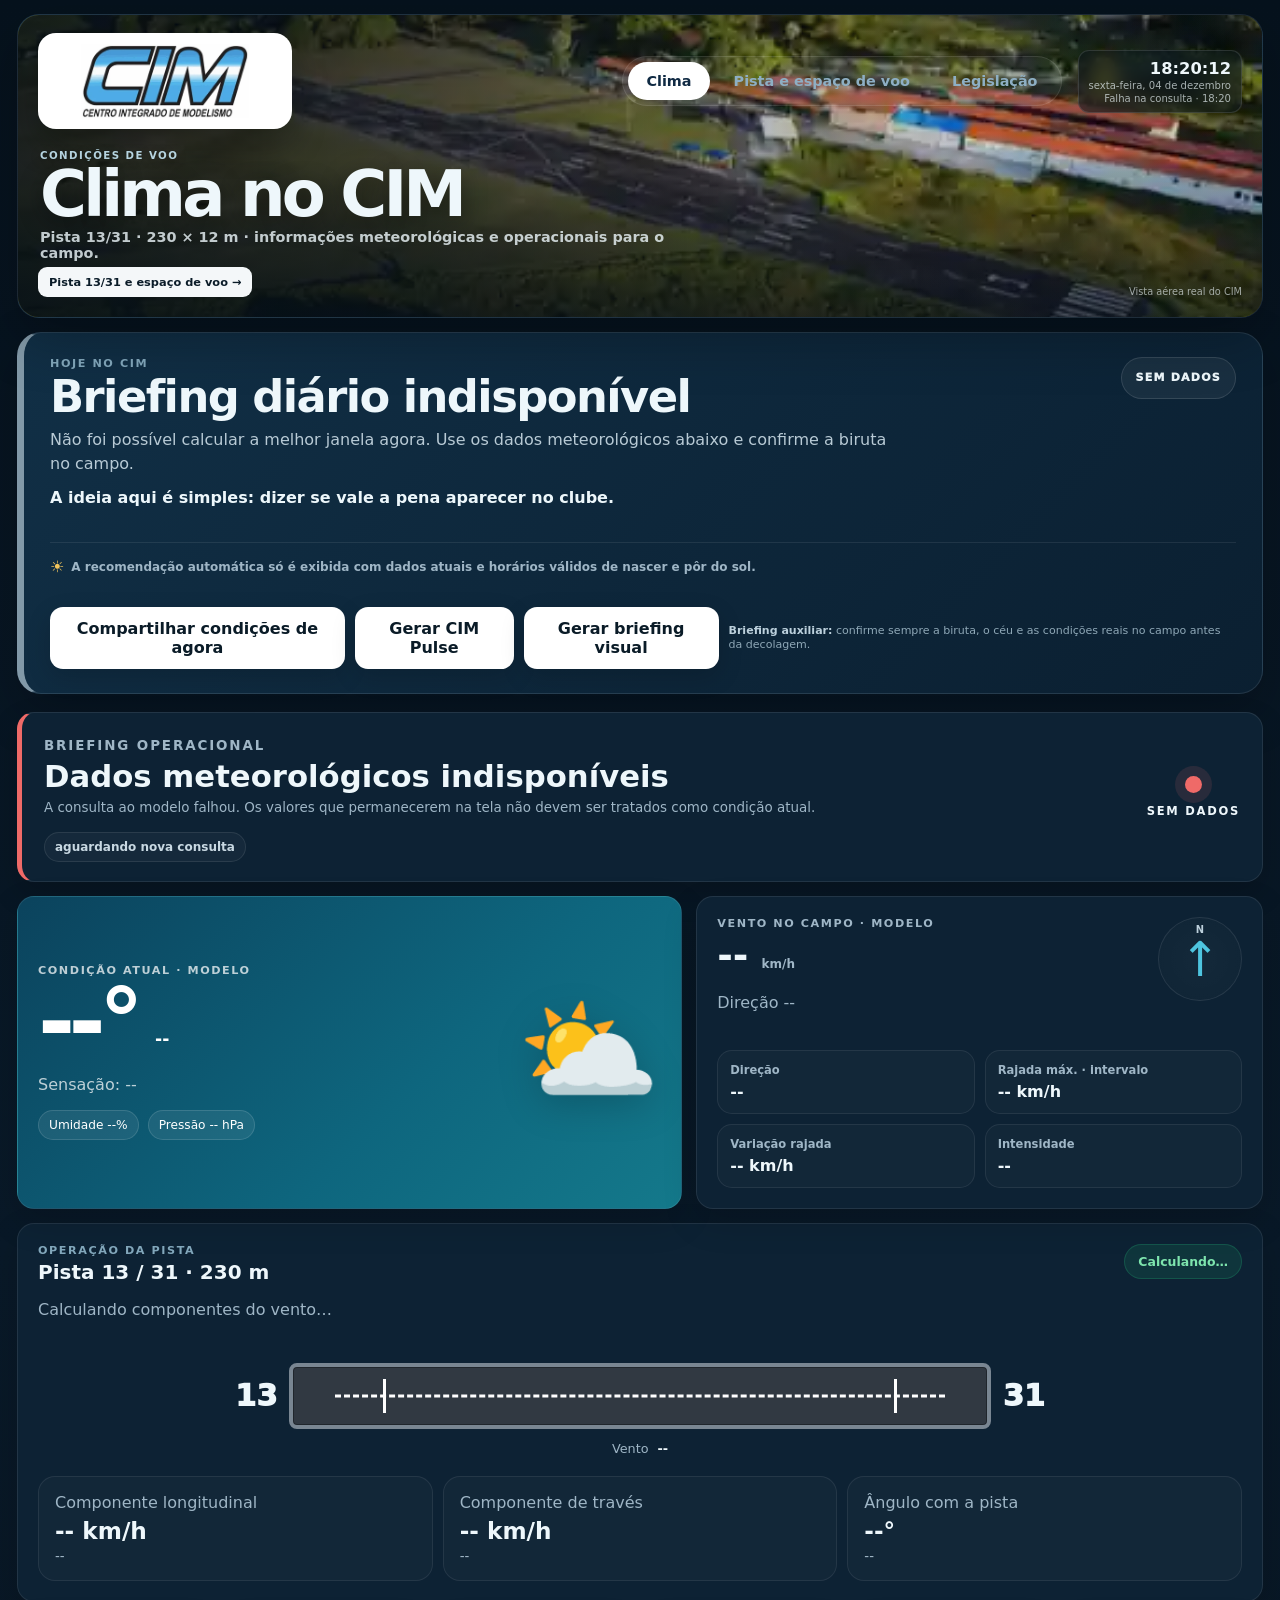
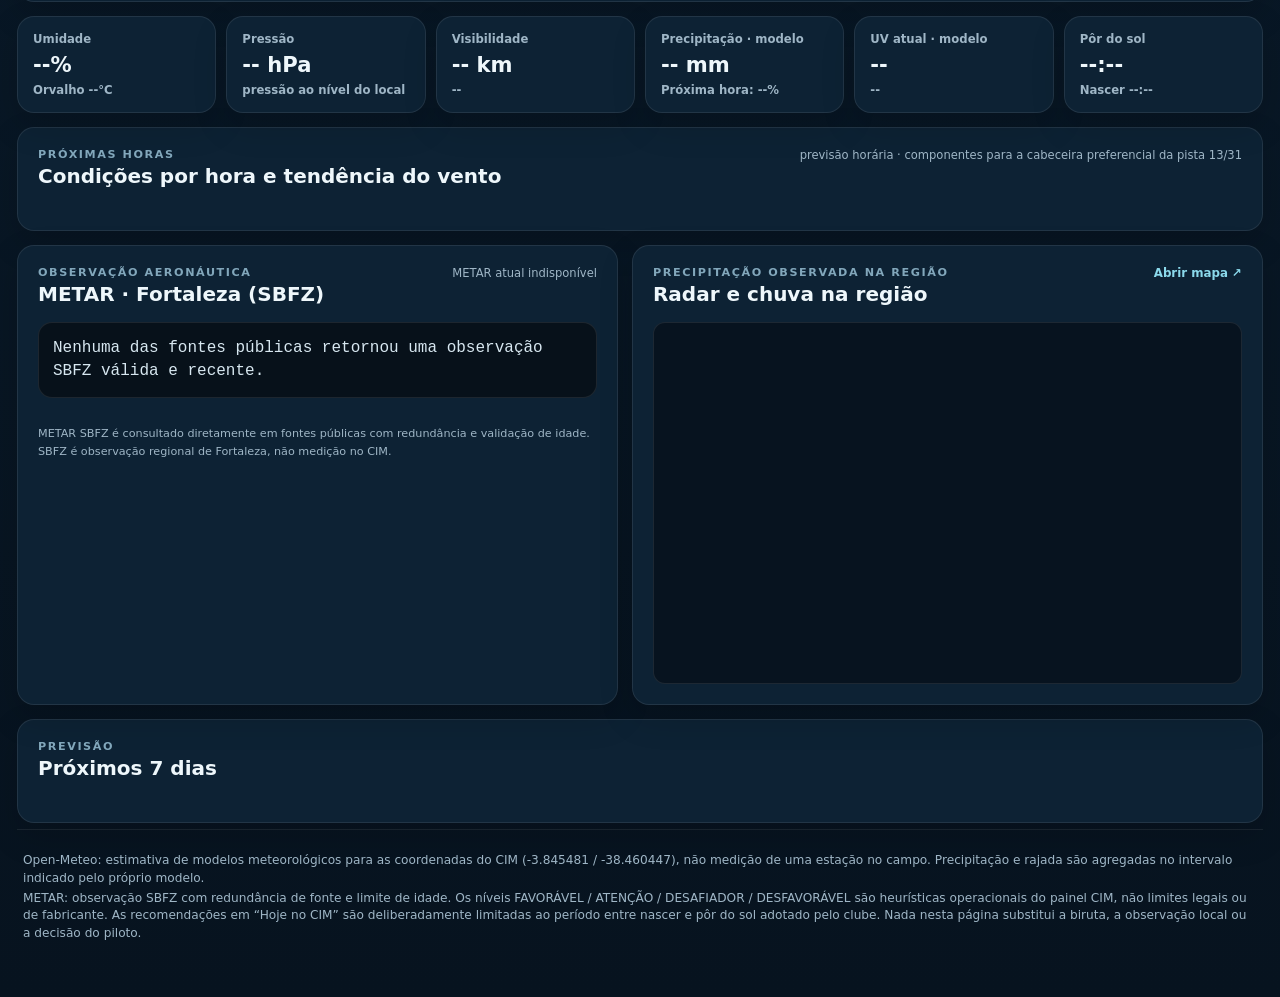
<file: index.html>
<!doctype html>
<html lang="pt-BR">
<head>
  <meta charset="utf-8">
  <meta name="viewport" content="width=device-width, initial-scale=1">
  <meta http-equiv="Cache-Control" content="no-cache, no-store, must-revalidate">
  <meta http-equiv="Pragma" content="no-cache">
  <meta http-equiv="Expires" content="0">
  <meta name="theme-color" content="#071b2c">
  <meta name="description" content="Painel meteorológico e briefing operacional do Centro Integrado de Modelismo — CIM, Eusébio-CE.">
  <meta property="og:type" content="website">
  <meta property="og:locale" content="pt_BR">
  <meta property="og:title" content="CIM · Clima e condições de voo">
  <meta property="og:description" content="Clima, vento e condições operacionais para a pista 13/31 do Centro Integrado de Modelismo.">
  <title>CIM · Clima e condições de voo</title>
  <link rel="preload" as="image" href="assets/cim-pista-hero.webp?v=20260901-final1">
  <link rel="preload" as="image" href="assets/cim-logo-oficial.webp?v=20260910-1">
  <link rel="stylesheet" href="styles.css">
  <link rel="stylesheet" href="briefing.css?v=20260908-1">
  <link rel="stylesheet" href="layout-v3.css?v=20260910-logo1">
  <link rel="stylesheet" href="navigation.css?v=20260910-logo2">
</head>
<body>
  <main class="page-shell">
    <header class="site-header" aria-label="Centro Integrado de Modelismo">
      <img class="site-header-photo" src="assets/cim-pista-hero.webp?v=20260901-final1" alt="Vista aérea da pista do Centro Integrado de Modelismo, no Eusébio">
      <div class="site-header-inner">
        <div class="topbar">
          <a class="brand brand-logo-plate" href="index.html" aria-label="Centro Integrado de Modelismo — página inicial">
            <img class="brand-logo-official" src="assets/cim-logo-oficial.webp?v=20260910-1" alt="CIM — Centro Integrado de Modelismo">
          </a>
          <nav class="cim-nav" aria-label="Navegação principal">
            <a class="active" href="index.html">Clima</a>
            <a href="pista.html">Pista e espaço de voo</a>
            <a href="espaco-aereo.html">Legislação</a>
          </nav>
          <div class="clock" aria-live="polite">
            <strong id="clock-time">--:--</strong>
            <span id="clock-date">carregando…</span>
            <small id="updated-at">aguardando atualização</small>
          </div>
        </div>

        <div class="site-header-copy">
          <p class="eyebrow">Condições de voo</p>
          <h1>Clima no CIM</h1>
          <p>Pista 13/31 · 230 × 12 m · informações meteorológicas e operacionais para o campo.</p>
        </div>

        <div class="site-header-bottom">
          <a class="header-runway-link" href="pista.html">Pista 13/31 e espaço de voo →</a>
          <span class="photo-caption">Vista aérea real do CIM</span>
        </div>
      </div>
    </header>

    <section id="today-cim" class="today-cim loading" aria-live="polite">
      <div class="today-cim-top">
        <div class="today-cim-copy">
          <p class="eyebrow" id="today-cim-kicker">Hoje no CIM</p>
          <h2 id="today-cim-title">Calculando as condições de voo…</h2>
          <p id="today-cim-message">Analisando vento, rajadas, componente de través, chuva, visibilidade e o período entre nascer e pôr do sol.</p>
          <p id="today-cim-invite" class="today-cim-invite">A ideia aqui é simples: dizer se vale a pena aparecer no clube.</p>
        </div>
        <span id="today-cim-badge" class="today-cim-badge">CALCULANDO</span>
      </div>
      <div id="today-cim-stats" class="today-cim-stats"></div>
      <div id="today-cim-daylight" class="today-cim-daylight">Carregando período diurno do CIM…</div>
      <div id="today-cim-hours" class="today-cim-hours"></div>
      <div class="today-cim-actions">
        <button id="today-cim-share" class="today-cim-share" type="button">Compartilhar no WhatsApp</button>
        <span class="today-cim-note"><strong>Briefing auxiliar:</strong> confirme sempre a biruta, o céu e as condições reais no campo antes da decolagem.</span>
      </div>
    </section>

    <section id="status-card" class="status-card loading" aria-live="polite">
      <div class="status-copy">
        <p class="eyebrow">Briefing operacional</p>
        <h2 id="flight-status">Consultando o céu…</h2>
        <p id="flight-message">Buscando as condições meteorológicas atuais para o campo.</p>
        <div id="status-factors" class="status-factors"></div>
      </div>
      <div class="status-indicator"><span class="status-dot" aria-hidden="true"></span><strong id="status-word">AGUARDE</strong></div>
    </section>

    <section class="grid primary-grid">
      <article class="card hero-weather">
        <div>
          <p class="eyebrow">Condição atual · modelo</p>
          <div class="temperature-row"><strong id="temperature">--°</strong><span id="weather-description">--</span></div>
          <p id="feels-like">Sensação: --</p>
          <div class="hero-mini"><span id="humidity-hero">Umidade --%</span><span id="pressure-hero">Pressão -- hPa</span></div>
        </div>
        <div class="weather-icon" id="weather-icon" aria-hidden="true">⛅</div>
      </article>

      <article class="card wind-card">
        <div class="card-header">
          <div>
            <p class="eyebrow">Vento no campo · modelo</p>
            <h2><span id="wind-speed">--</span> <small>km/h</small></h2>
            <p id="wind-direction-text">Direção --</p>
          </div>
          <div class="wind-compass"><span class="north">N</span><div id="wind-arrow" class="wind-arrow" aria-hidden="true">↑</div></div>
        </div>
        <dl class="metrics compact">
          <div><dt>Direção</dt><dd id="wind-direction">--</dd></div>
          <div><dt>Rajada máx. · intervalo</dt><dd id="wind-gust">-- km/h</dd></div>
          <div><dt>Variação rajada</dt><dd id="gust-spread">-- km/h</dd></div>
          <div><dt>Intensidade</dt><dd id="wind-class">--</dd></div>
        </dl>
      </article>
    </section>

    <section class="card runway-card">
      <div class="runway-heading">
        <div>
          <p class="eyebrow">Operação da pista</p>
          <h2>Pista 13 / 31 · 230 m</h2>
          <p id="runway-summary" class="muted">Calculando componentes do vento…</p>
        </div>
        <span id="preferred-runway" class="runway-badge">Calculando…</span>
      </div>
      <div class="runway-board">
        <div class="runway-visual" aria-label="Representação esquemática da pista 13 31">
          <span class="runway-number runway-13">13</span>
          <div class="runway-strip"><span></span></div>
          <span class="runway-number runway-31">31</span>
        </div>
        <div class="runway-wind-line"><span>Vento</span><strong id="runway-wind">--</strong></div>
      </div>
      <div class="runway-components">
        <article><span>Componente longitudinal</span><strong id="headwind-component">-- km/h</strong><small id="headwind-label">--</small></article>
        <article><span>Componente de través</span><strong id="crosswind-component">-- km/h</strong><small id="crosswind-side">--</small></article>
        <article><span>Ângulo com a pista</span><strong id="wind-angle">--°</strong><small id="wind-angle-label">--</small></article>
      </div>
    </section>

    <section class="grid detail-grid">
      <article class="card metric-card"><span>Umidade</span><strong id="humidity">--%</strong><small id="dew-point">Orvalho --°C</small></article>
      <article class="card metric-card"><span>Pressão</span><strong id="pressure">-- hPa</strong><small>pressão ao nível do local</small></article>
      <article class="card metric-card"><span>Visibilidade</span><strong id="visibility">-- km</strong><small id="visibility-label">--</small></article>
      <article class="card metric-card"><span id="precipitation-label">Precipitação · modelo</span><strong id="rain-probability">-- mm</strong><small id="rain-total">Próxima hora: --%</small></article>
      <article class="card metric-card"><span id="uv-card-label">UV atual · modelo</span><strong id="uv-index">--</strong><small id="uv-label">--</small></article>
      <article class="card metric-card"><span>Pôr do sol</span><strong id="sunset">--:--</strong><small id="sunrise">Nascer --:--</small></article>
    </section>

    <section class="card forecast-card">
      <div class="section-title">
        <div><p class="eyebrow">Próximas horas</p><h2>Condições por hora e tendência do vento</h2></div>
        <span class="section-note">previsão horária · componentes para a cabeceira preferencial da pista 13/31</span>
      </div>
      <div id="hourly-forecast" class="hourly-forecast"></div>
    </section>

    <section class="grid aviation-grid">
      <section class="card metar-card" id="metar-card">
        <div class="section-title">
          <div><p class="eyebrow">Observação aeronáutica</p><h2>METAR · Fortaleza (SBFZ)</h2></div>
          <span id="metar-age" class="section-note">consultando…</span>
        </div>
        <p id="metar-raw" class="metar-raw">Aguardando observação…</p>
        <dl id="metar-details" class="metar-details"></dl>
        <p class="source-line">METAR SBFZ é consultado diretamente em fontes públicas com redundância e validação de idade. SBFZ é observação regional de Fortaleza, não medição no CIM.</p>
      </section>

      <section class="card radar-card">
        <div class="section-title">
          <div><p class="eyebrow">Precipitação observada na região</p><h2>Radar e chuva na região</h2></div>
          <a class="external-link" href="https://www.windy.com/-Weather-radar-radar?radar,-3.845481,-38.460447,10" target="_blank" rel="noopener noreferrer">Abrir mapa ↗</a>
        </div>
        <div class="radar-frame"><iframe src="https://embed.windy.com/embed2.html?lat=-3.845481&lon=-38.460447&detailLat=-3.845481&detailLon=-38.460447&width=650&height=450&zoom=9&level=surface&overlay=radar&menu=&message=true&marker=true&calendar=now&pressure=&type=map&location=coordinates&detail=&metricWind=km%2Fh&metricTemp=%C2%B0C&radarRange=-1" title="Radar meteorológico centrado na região do CIM" loading="lazy" referrerpolicy="strict-origin-when-cross-origin" allowfullscreen></iframe></div>
      </section>
    </section>

    <section class="card forecast-card">
      <div class="section-title"><div><p class="eyebrow">Previsão</p><h2>Próximos 7 dias</h2></div></div>
      <div id="daily-forecast" class="daily-forecast"></div>
    </section>

    <footer>
      <p>Open-Meteo: estimativa de modelos meteorológicos para as coordenadas do CIM (-3.845481 / -38.460447), não medição de uma estação no campo. Precipitação e rajada são agregadas no intervalo indicado pelo próprio modelo.</p>
      <p>METAR: observação SBFZ com redundância de fonte e limite de idade. Os níveis FAVORÁVEL / ATENÇÃO / DESAFIADOR / DESFAVORÁVEL são heurísticas operacionais do painel CIM, não limites legais ou de fabricante. As recomendações em “Hoje no CIM” são deliberadamente limitadas ao período entre nascer e pôr do sol adotado pelo clube. Nada nesta página substitui a biruta, a observação local ou a decisão do piloto.</p>
    </footer>
  </main>

  <script src="app.js?v=20260901-final1"></script>
  <script src="briefing.js?v=20260908-5"></script>
  <script src="weekend-share.js?v=20260910-2"></script>
  <script src="share-editorial.js?v=20260908-1"></script>
  <script src="briefing-photo-source.js?v=20260910-clean1"></script>
  <script src="briefing-visual-final-20260910c.js?v=20260910-clean1"></script>
</body>
</html>
</file>
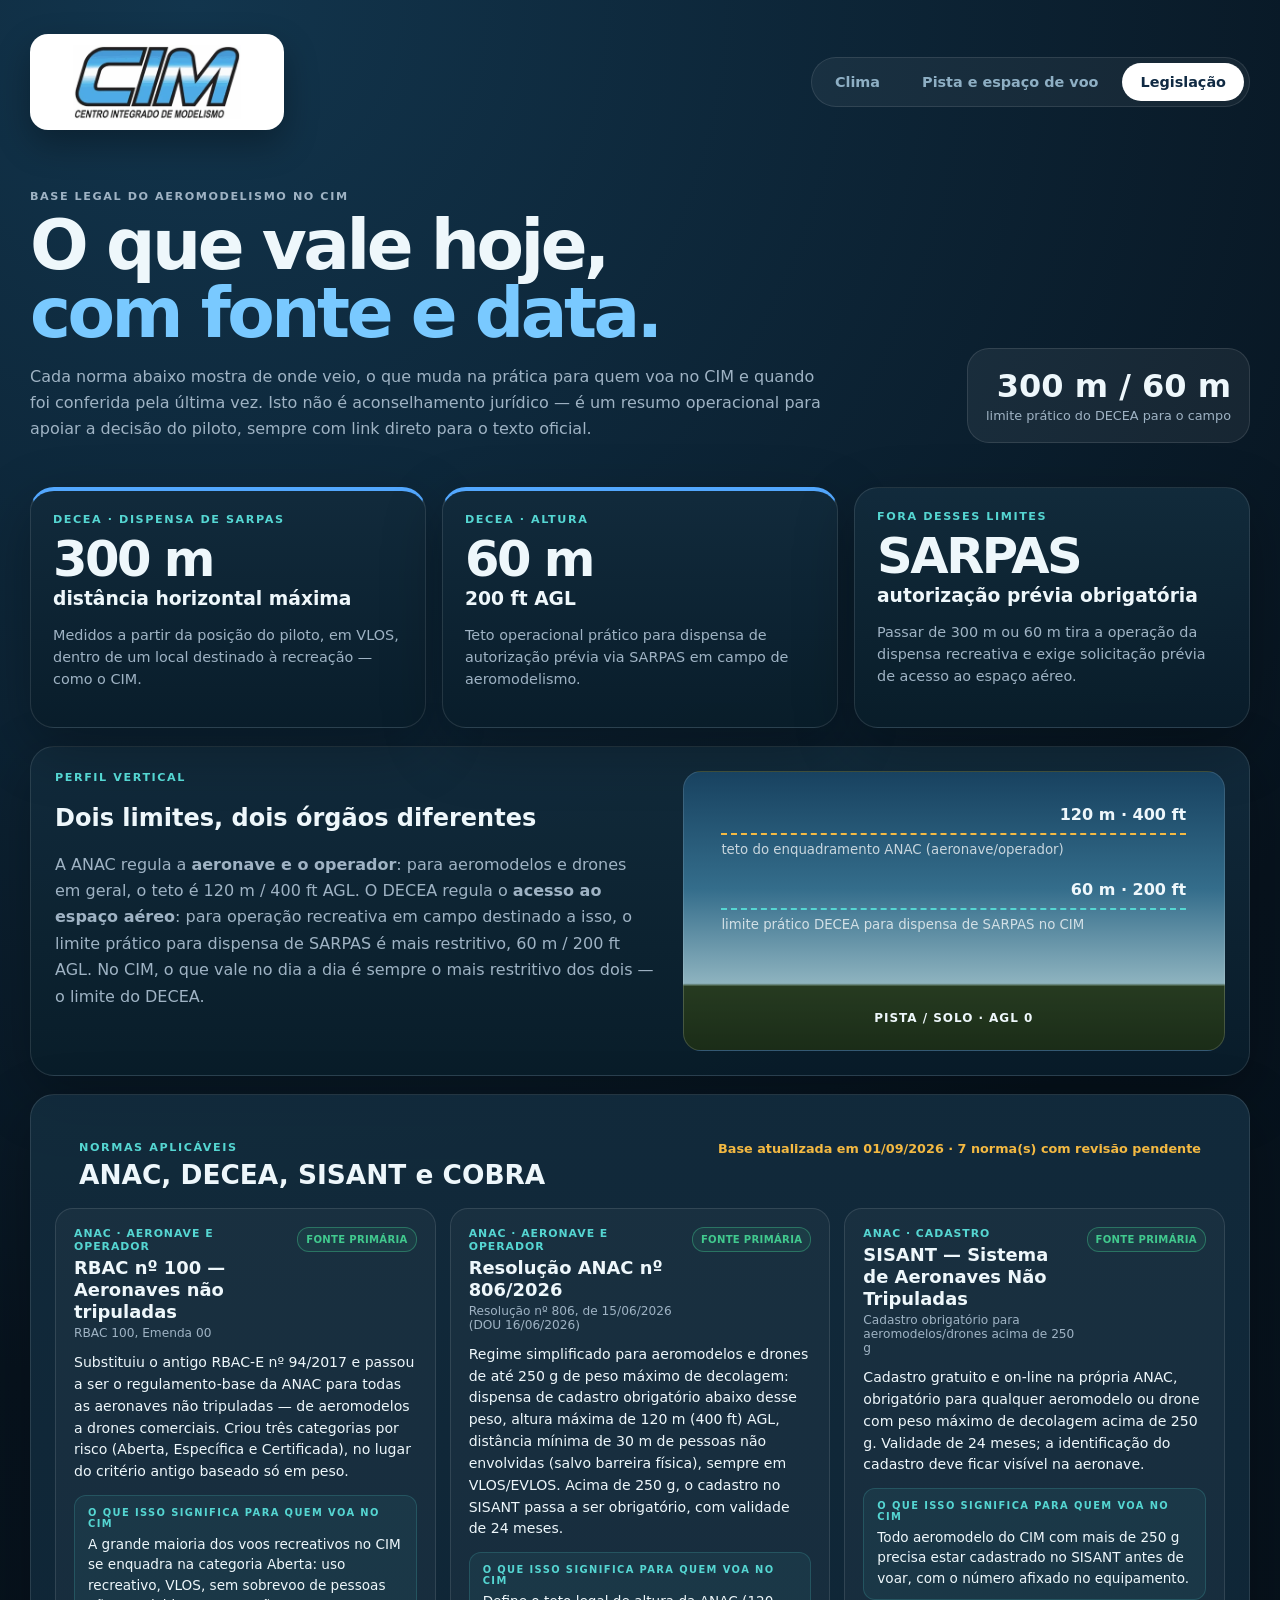
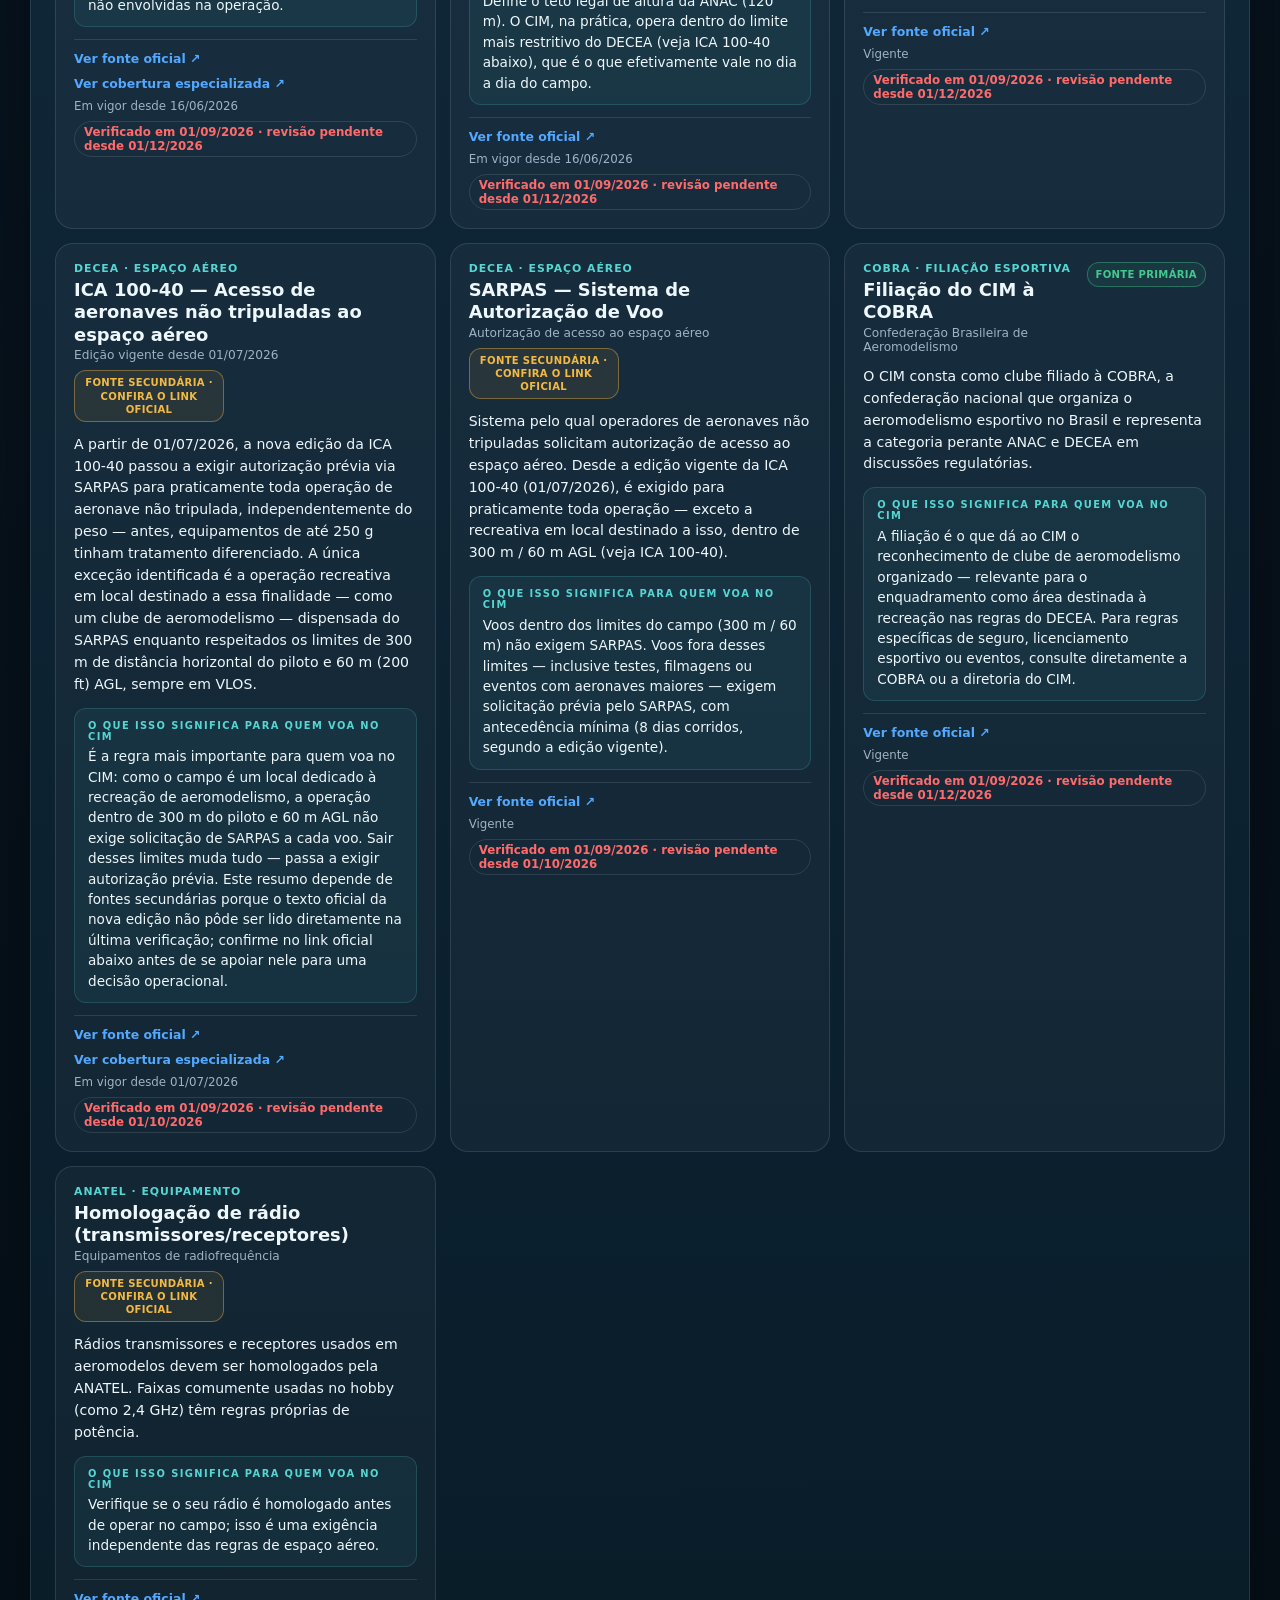
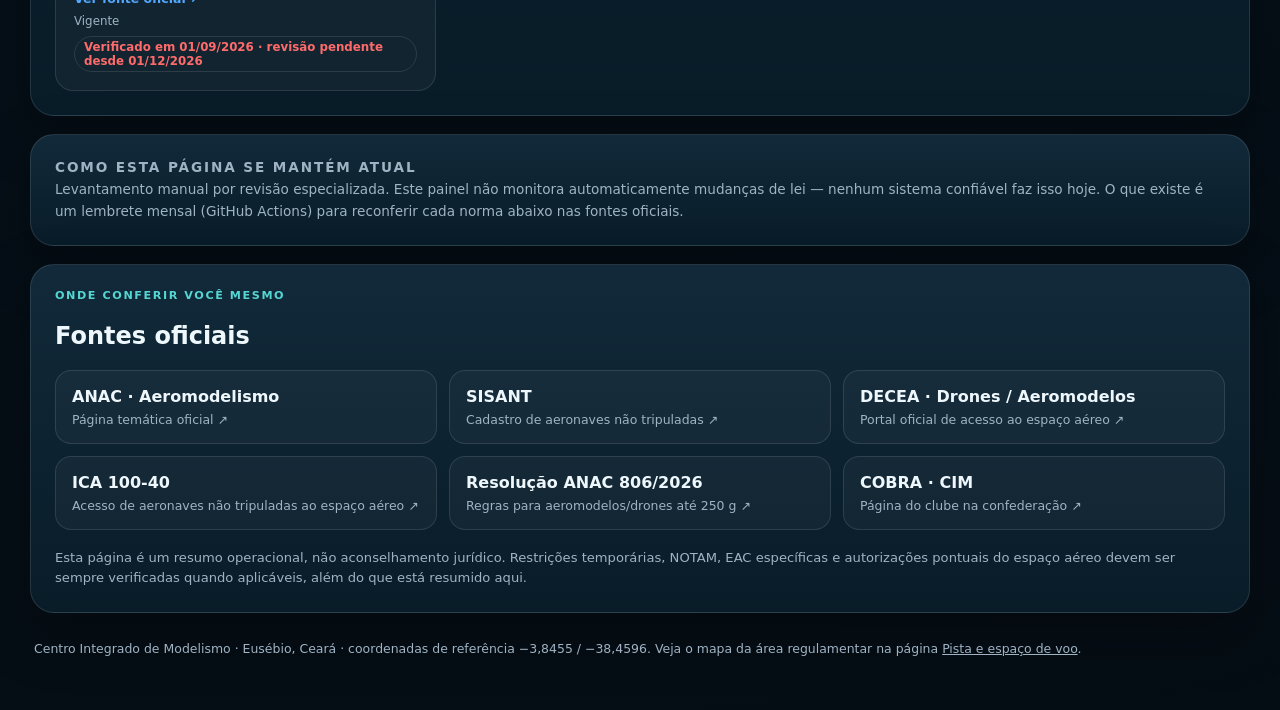
<file: espaco-aereo.html>
<!doctype html>
<html lang="pt-BR">
<head>
  <meta charset="utf-8">
  <meta name="viewport" content="width=device-width, initial-scale=1">
  <meta name="theme-color" content="#07131e">
  <meta name="description" content="Base legal do aeromodelismo no Centro Integrado de Modelismo — CIM: ANAC, DECEA, SISANT e COBRA, com fontes e datas de verificação.">
  <title>CIM · Legislação e espaço de voo</title>
  <link rel="preload" as="image" href="assets/cim-logo-oficial.webp?v=20260910-1">
  <link rel="stylesheet" href="navigation.css?v=20260910-logo2">
  <link rel="stylesheet" href="espaco-aereo.css?v=20260901-legis1">
</head>
<body>
  <main class="shell">
    <header class="topbar">
      <a class="brand brand-logo-plate" href="index.html" aria-label="Centro Integrado de Modelismo — página inicial">
        <img class="brand-logo-official" src="assets/cim-logo-oficial.webp?v=20260910-1" alt="CIM — Centro Integrado de Modelismo">
      </a>
      <nav class="cim-nav" aria-label="Navegação principal">
        <a href="index.html">Clima</a>
        <a href="pista.html">Pista e espaço de voo</a>
        <a class="active" href="espaco-aereo.html">Legislação</a>
      </nav>
    </header>

    <section class="hero">
      <div>
        <p class="eyebrow">Base legal do aeromodelismo no CIM</p>
        <h1>O que vale hoje,<br><span>com fonte e data.</span></h1>
        <p>Cada norma abaixo mostra de onde veio, o que muda na prática para quem voa no CIM e quando foi conferida pela última vez. Isto não é aconselhamento jurídico — é um resumo operacional para apoiar a decisão do piloto, sempre com link direto para o texto oficial.</p>
      </div>
      <div class="hero-badge"><strong>300 m / 60 m</strong><span>limite prático do DECEA para o campo</span></div>
    </section>

    <section class="rule-grid">
      <article class="rule-card regulatory-card">
        <p class="eyebrow">DECEA · dispensa de SARPAS</p>
        <strong class="rule-number">300 m</strong>
        <h3>distância horizontal máxima</h3>
        <p>Medidos a partir da posição do piloto, em VLOS, dentro de um local destinado à recreação — como o CIM.</p>
      </article>
      <article class="rule-card regulatory-card">
        <p class="eyebrow">DECEA · altura</p>
        <strong class="rule-number">60 m</strong>
        <h3>200 ft AGL</h3>
        <p>Teto operacional prático para dispensa de autorização prévia via SARPAS em campo de aeromodelismo.</p>
      </article>
      <article class="rule-card">
        <p class="eyebrow">Fora desses limites</p>
        <strong class="rule-number">SARPAS</strong>
        <h3>autorização prévia obrigatória</h3>
        <p>Passar de 300 m ou 60 m tira a operação da dispensa recreativa e exige solicitação prévia de acesso ao espaço aéreo.</p>
      </article>
    </section>

    <section class="profile-card">
      <div class="profile-copy">
        <p class="eyebrow">Perfil vertical</p>
        <h2>Dois limites, dois órgãos diferentes</h2>
        <p>A ANAC regula a <strong>aeronave e o operador</strong>: para aeromodelos e drones em geral, o teto é 120 m / 400 ft AGL. O DECEA regula o <strong>acesso ao espaço aéreo</strong>: para operação recreativa em campo destinado a isso, o limite prático para dispensa de SARPAS é mais restritivo, 60 m / 200 ft AGL. No CIM, o que vale no dia a dia é sempre o mais restritivo dos dois — o limite do DECEA.</p>
      </div>
      <div class="height-diagram" aria-label="Diagrama do limite vertical: 120 m ANAC e 60 m DECEA">
        <div class="height-line anac"><span>120 m · 400 ft</span><small>teto do enquadramento ANAC (aeronave/operador)</small></div>
        <div class="height-line decea"><span>60 m · 200 ft</span><small>limite prático DECEA para dispensa de SARPAS no CIM</small></div>
        <div class="ground"><span>PISTA / SOLO · AGL 0</span></div>
      </div>
    </section>

    <section class="law-panel">
      <div class="section-heading">
        <div><p class="eyebrow">Normas aplicáveis</p><h2>ANAC, DECEA, SISANT e COBRA</h2></div>
        <span id="legislacao-status" class="section-note">carregando…</span>
      </div>
      <div id="law-grid" class="law-grid"><p class="law-error">Carregando base de legislação…</p></div>
    </section>

    <section class="method-card">
      <p class="eyebrow">Como esta página se mantém atual</p>
      <p id="legislacao-metodo">carregando…</p>
    </section>

    <section class="sources-card">
      <p class="eyebrow">Onde conferir você mesmo</p>
      <h2>Fontes oficiais</h2>
      <div class="sources-grid">
        <a href="https://www.anac.gov.br/assuntos/paginas-tematicas/aerodesporto/aeromodelismo" target="_blank" rel="noopener noreferrer"><strong>ANAC · Aeromodelismo</strong><span>Página temática oficial ↗</span></a>
        <a href="https://sistemas.anac.gov.br/sisant/" target="_blank" rel="noopener noreferrer"><strong>SISANT</strong><span>Cadastro de aeronaves não tripuladas ↗</span></a>
        <a href="https://www.decea.mil.br/drone/" target="_blank" rel="noopener noreferrer"><strong>DECEA · Drones / Aeromodelos</strong><span>Portal oficial de acesso ao espaço aéreo ↗</span></a>
        <a href="https://publicacoes.decea.mil.br/publicacao/ica-100-40" target="_blank" rel="noopener noreferrer"><strong>ICA 100-40</strong><span>Acesso de aeronaves não tripuladas ao espaço aéreo ↗</span></a>
        <a href="https://www.anac.gov.br/assuntos/legislacao/legislacao-1/resolucoes/2026/resolucao-806" target="_blank" rel="noopener noreferrer"><strong>Resolução ANAC 806/2026</strong><span>Regras para aeromodelos/drones até 250 g ↗</span></a>
        <a href="https://www.cobra.org.br/clube/cim" target="_blank" rel="noopener noreferrer"><strong>COBRA · CIM</strong><span>Página do clube na confederação ↗</span></a>
      </div>
      <p class="legal-note">Esta página é um resumo operacional, não aconselhamento jurídico. Restrições temporárias, NOTAM, EAC específicas e autorizações pontuais do espaço aéreo devem ser sempre verificadas quando aplicáveis, além do que está resumido aqui.</p>
    </section>

    <footer>
      <p>Centro Integrado de Modelismo · Eusébio, Ceará · coordenadas de referência −3,8455 / −38,4596. Veja o mapa da área regulamentar na página <a href="pista.html">Pista e espaço de voo</a>.</p>
    </footer>
  </main>

  <script src="espaco-aereo.js?v=20260901-legis1"></script>
</body>
</html>
</file>
<file: styles.css>
:root{--bg:#07131f;--bg2:#0b2236;--surface:#0e263b;--surface-2:#132f47;--surface-3:#183951;--text:#eef7fb;--muted:#9fb6c6;--line:rgba(255,255,255,.09);--green:#27c57a;--amber:#f2b94b;--red:#ef6a68;--cyan:#4ec4df;--blue:#2f8bb8;--shadow:0 18px 50px rgba(0,0,0,.22)}*{box-sizing:border-box}html{background:var(--bg)}body{margin:0;font-family:Inter,ui-sans-serif,system-ui,-apple-system,BlinkMacSystemFont,"Segoe UI",sans-serif;background:radial-gradient(circle at top right,rgba(78,196,223,.14),transparent 26%),linear-gradient(180deg,#081824 0,#0b1f31 420px,#091725 100%);color:var(--text)}a{color:inherit}.page-shell{width:min(1220px,calc(100% - 28px));margin:0 auto;padding:24px 0 52px}.topbar{display:grid;grid-template-columns:1fr auto auto;align-items:start;gap:22px;padding:10px 2px 24px}.brand{display:flex;align-items:center;gap:16px}.brand-mark{width:66px;height:66px;border-radius:18px;display:grid;place-items:center;font-weight:900;font-size:1.18rem;letter-spacing:.08em;background:linear-gradient(145deg,#143e59,#1f7290);box-shadow:var(--shadow);border:1px solid rgba(255,255,255,.08)}.topbar h1{font-size:clamp(2.1rem,5vw,3.9rem);line-height:.95;margin:.15rem 0 .45rem;letter-spacing:-.05em}.eyebrow{text-transform:uppercase;letter-spacing:.14em;font-size:.7rem;font-weight:900;color:#82a7bb;margin:0}.location,.muted,.topbar p{color:var(--muted)}.main-nav{display:flex;gap:4px;background:rgba(255,255,255,.04);padding:6px;border:2px solid rgba(255,255,255,.12);border-radius:999px;align-self:center}.main-nav a{padding:15px 24px;border-radius:999px;text-decoration:none;color:var(--muted);font-weight:900;font-size:1rem;white-space:nowrap}.main-nav a.active{background:#fff;color:#0a1b27}.clock{text-align:right;display:grid;gap:3px}.clock strong{font-size:1.55rem}.clock span,.clock small{font-size:.78rem;color:var(--muted)}.card,.status-card{background:linear-gradient(180deg,rgba(19,47,71,.94),rgba(14,38,59,.94));border:1px solid var(--line);box-shadow:var(--shadow);border-radius:24px}.status-card{padding:25px 28px;display:flex;justify-content:space-between;align-items:center;gap:28px;margin-bottom:18px;border-left:7px solid var(--cyan)}.status-copy{max-width:850px}.status-card h2{margin:.28rem 0 .38rem;font-size:clamp(1.7rem,3vw,2.55rem)}.status-card p{margin:.2rem 0 0;color:var(--muted)}.status-indicator{display:grid;place-items:center;gap:11px;min-width:96px}.status-indicator strong{font-size:.72rem;letter-spacing:.15em}.status-dot{width:24px;height:24px;border-radius:50%;background:var(--cyan);box-shadow:0 0 0 10px rgba(78,196,223,.11)}.status-card.good{border-left-color:var(--green)}.status-card.good .status-dot{background:var(--green);box-shadow:0 0 0 10px rgba(39,197,122,.12)}.status-card.caution{border-left-color:var(--amber)}.status-card.caution .status-dot{background:var(--amber);box-shadow:0 0 0 10px rgba(242,185,75,.12)}.status-card.bad{border-left-color:var(--red)}.status-card.bad .status-dot{background:var(--red);box-shadow:0 0 0 10px rgba(239,106,104,.12)}.status-factors{display:flex;flex-wrap:wrap;gap:8px;margin-top:14px}.factor{border:1px solid var(--line);background:rgba(255,255,255,.035);border-radius:999px;padding:7px 10px;font-size:.75rem;font-weight:800;color:#c8d8e2}.grid{display:grid;gap:18px}.primary-grid{grid-template-columns:1.18fr .82fr}.card{padding:24px}.hero-weather{min-height:228px;display:flex;justify-content:space-between;align-items:center;background:radial-gradient(circle at 80% 20%,rgba(255,255,255,.12),transparent 28%),linear-gradient(135deg,#114b68,#14758f 60%,#1d8ca2);color:white;overflow:hidden}.hero-weather .eyebrow,.hero-weather p{color:rgba(255,255,255,.73)}.temperature-row{display:flex;align-items:end;gap:18px;margin:.42rem 0}.temperature-row strong{font-size:clamp(4rem,8vw,7rem);line-height:.84;letter-spacing:-.075em}.temperature-row span{font-size:1.08rem;font-weight:800;padding-bottom:.65rem}.weather-icon{font-size:clamp(4.4rem,9vw,7.7rem);filter:drop-shadow(0 9px 18px rgba(0,0,0,.18))}.hero-mini{display:flex;gap:9px;flex-wrap:wrap;margin-top:14px}.hero-mini span{font-size:.76rem;padding:7px 10px;border:1px solid rgba(255,255,255,.13);border-radius:999px;background:rgba(255,255,255,.07)}.wind-card h2{font-size:2.7rem;margin:.2rem 0}.wind-card h2 small{font-size:.75rem;color:var(--muted);font-weight:800}.wind-card p{color:var(--muted)}.card-header{display:flex;justify-content:space-between;align-items:flex-start;gap:14px}.wind-compass{width:84px;height:84px;border:1px solid var(--line);border-radius:50%;display:grid;place-items:center;position:relative;background:radial-gradient(circle,rgba(255,255,255,.03),rgba(255,255,255,.01))}.north{position:absolute;top:6px;font-size:.62rem;font-weight:900;color:#bdd0dc}.wind-arrow{font-size:3rem;line-height:1;transition:transform .4s ease;color:var(--cyan)}.metrics{display:grid;grid-template-columns:repeat(2,1fr);gap:10px;margin:22px 0 0}.metrics div{background:rgba(255,255,255,.025);border:1px solid var(--line);border-radius:15px;padding:12px}.metrics dt{font-size:.72rem;color:var(--muted);font-weight:800}.metrics dd{margin:5px 0 0;font-weight:900}.runway-card{margin-top:18px}.runway-heading,.section-title{display:flex;justify-content:space-between;align-items:start;gap:14px}.runway-heading h2,.section-title h2{margin:.18rem 0 0}.runway-badge{padding:9px 13px;border-radius:999px;background:rgba(39,197,122,.12);color:#7ee5ae;border:1px solid rgba(39,197,122,.22);font-size:.78rem;font-weight:900}.runway-board{margin:28px 0 20px}.runway-visual{display:grid;grid-template-columns:auto 1fr auto;align-items:center;gap:12px;width:min(810px,100%);margin:0 auto}.runway-number{font-weight:950;font-size:1.9rem}.runway-strip{height:66px;background:#313942;border-radius:8px;position:relative;border:4px solid #798692;box-shadow:inset 0 0 0 1px #20262c}.runway-strip:before{content:"";position:absolute;left:6%;right:6%;top:50%;border-top:3px dashed #fff;transform:translateY(-50%)}.runway-strip span:before,.runway-strip span:after{content:"";position:absolute;top:12px;bottom:12px;width:3px;background:#fff}.runway-strip span:before{left:13%}.runway-strip span:after{right:13%}.runway-wind-line{display:flex;justify-content:center;gap:9px;margin-top:12px;color:var(--muted);font-size:.8rem}.runway-wind-line strong{color:var(--text)}.runway-components{display:grid;grid-template-columns:repeat(3,1fr);gap:12px}.runway-components article{background:rgba(255,255,255,.025);border:1px solid var(--line);padding:16px;border-radius:17px;display:grid;gap:5px}.runway-components span,.runway-components small{color:var(--muted)}.runway-components strong{font-size:1.45rem}.detail-grid{grid-template-columns:repeat(6,1fr);margin-top:18px}.metric-card{padding:17px;display:grid;gap:6px}.metric-card span,.metric-card small{font-size:.73rem;color:var(--muted);font-weight:700}.metric-card strong{font-size:1.32rem}.forecast-card{margin-top:18px}.section-note{font-size:.72rem;color:var(--muted)}.hourly-forecast,.daily-forecast{display:grid;grid-auto-flow:column;grid-auto-columns:minmax(136px,1fr);gap:10px;overflow-x:auto;padding-top:18px;padding-bottom:4px}.forecast-item{background:rgba(255,255,255,.025);border:1px solid var(--line);border-radius:16px;padding:14px;display:grid;gap:7px;min-height:142px}.forecast-item.now{border-color:rgba(78,196,223,.55);background:rgba(78,196,223,.07)}.forecast-item .icon{font-size:1.7rem}.forecast-item strong{font-size:1rem}.forecast-item small{color:var(--muted);line-height:1.35}.forecast-wind{font-size:.7rem;font-weight:800;color:#cfe1ea}.aviation-grid{grid-template-columns:1fr 1.05fr;margin-top:18px}.metar-raw{font-family:ui-monospace,SFMono-Regular,Menlo,Consolas,monospace;background:#07111a;border:1px solid var(--line);padding:14px;border-radius:14px;line-height:1.45;color:#d7e7f0}.metar-details{display:grid;grid-template-columns:repeat(2,1fr);gap:10px;margin:16px 0 0}.metar-details div{border:1px solid var(--line);background:rgba(255,255,255,.025);border-radius:14px;padding:12px}.metar-details dt{font-size:.7rem;color:var(--muted);font-weight:800}.metar-details dd{margin:4px 0 0;font-weight:900}.source-line{font-size:.7rem;color:var(--muted);line-height:1.45}.radar-frame{margin-top:16px;border:1px solid var(--line);border-radius:17px;overflow:hidden;min-height:340px;background:#07131f}.radar-frame iframe{display:block;width:100%;height:360px;border:0}.external-link{font-size:.74rem;color:#8bd9eb;text-decoration:none;font-weight:800}footer{padding:26px 6px 0;color:var(--muted);font-size:.76rem;line-height:1.45}footer p{margin:.15rem 0}@media(max-width:1050px){.topbar{grid-template-columns:1fr auto}.main-nav{grid-column:1/-1;justify-self:start}.clock{grid-column:2;grid-row:1}}@media(max-width:900px){.primary-grid,.aviation-grid{grid-template-columns:1fr}.detail-grid{grid-template-columns:repeat(3,1fr)}.weather-icon{font-size:5rem}.runway-components{grid-template-columns:1fr 1fr 1fr}}@media(max-width:620px){.page-shell{width:min(100% - 16px,1220px);padding-top:10px}.topbar{grid-template-columns:1fr auto;align-items:end;padding-bottom:18px}.brand{align-items:flex-start}.brand-mark{width:50px;height:50px;border-radius:14px;font-size:.9rem}.topbar h1{font-size:2.35rem}.main-nav{grid-column:1/-1;max-width:100%;overflow-x:auto;justify-self:start}.main-nav a{padding:12px 16px;font-size:.88rem}.clock{grid-column:2;grid-row:1}.clock strong{font-size:1.08rem}.clock span,.clock small{font-size:.66rem}.status-card,.card{border-radius:19px;padding:18px}.status-card{align-items:flex-start}.status-indicator{min-width:60px}.status-indicator strong{font-size:.6rem}.temperature-row{display:grid;gap:2px}.temperature-row span{padding:0}.weather-icon{font-size:4rem}.metrics,.runway-components,.metar-details{grid-template-columns:1fr}.detail-grid{grid-template-columns:repeat(2,1fr)}.runway-visual{gap:7px}.runway-number{font-size:1.25rem}.runway-strip{height:50px}.section-title{display:grid}.section-note{margin-top:2px}.radar-frame iframe{height:300px}}
.status-card.challenging{border-left-color:#f28c28}.status-card.challenging .status-dot{background:#f28c28;box-shadow:0 0 0 10px rgba(242,140,40,.13)}.runway-wind-line{align-items:center;flex-wrap:wrap}.runway-wind-line>strong{white-space:nowrap}@media(max-width:620px){.runway-wind-line{gap:7px}.runway-wind-line>strong{white-space:normal}}
</file>
<file: briefing.css>
.today-cim{margin:0 0 18px;padding:24px 26px;border:1px solid rgba(255,255,255,.1);border-left:7px solid #4ec4df;border-radius:24px;background:linear-gradient(135deg,rgba(17,48,71,.98),rgba(11,32,50,.98));box-shadow:0 18px 50px rgba(0,0,0,.22)}
.today-cim.good{border-left-color:#27c57a;background:radial-gradient(circle at 88% 12%,rgba(39,197,122,.15),transparent 30%),linear-gradient(135deg,rgba(17,48,71,.98),rgba(11,32,50,.98))}.today-cim.caution{border-left-color:#f2b94b}.today-cim.challenging,.today-cim.bad{border-left-color:#ef6a68}.today-cim.unavailable{border-left-color:#8299a8}
.today-cim-top{display:grid;grid-template-columns:minmax(0,1fr) auto;gap:24px;align-items:start}.today-cim-copy h2{font-size:clamp(1.75rem,3.5vw,3rem);line-height:1.02;letter-spacing:-.035em;margin:.28rem 0 .55rem}.today-cim-copy>p:not(.eyebrow){margin:0;color:#b8cad5;line-height:1.48;max-width:840px}.today-cim-invite{margin-top:10px!important;color:#edf7fb!important;font-weight:850}.today-cim-badge{display:inline-flex;align-items:center;justify-content:center;min-height:42px;padding:9px 14px;border-radius:999px;border:1px solid rgba(255,255,255,.12);background:rgba(255,255,255,.055);font-size:.69rem;font-weight:950;letter-spacing:.11em;white-space:nowrap}.today-cim.good .today-cim-badge{color:#8bedb8;border-color:rgba(39,197,122,.28);background:rgba(39,197,122,.1)}.today-cim.caution .today-cim-badge{color:#ffd787;border-color:rgba(242,185,75,.28);background:rgba(242,185,75,.1)}.today-cim.challenging .today-cim-badge,.today-cim.bad .today-cim-badge{color:#ffaaa8;border-color:rgba(239,106,104,.28);background:rgba(239,106,104,.1)}
.today-cim-stats{display:flex;flex-wrap:wrap;gap:8px;margin-top:17px}.today-cim-stats span{padding:8px 11px;border-radius:999px;border:1px solid rgba(255,255,255,.09);background:rgba(255,255,255,.035);color:#d4e1e8;font-size:.75rem;font-weight:800}.today-cim-daylight{display:flex;align-items:center;gap:7px;margin-top:16px;padding-top:14px;border-top:1px solid rgba(255,255,255,.08);color:#9fb6c6;font-size:.75rem;font-weight:700}.today-cim-daylight:before{content:'☀';font-size:1rem;color:#f2c55c}
.today-cim-hours{display:grid;grid-template-columns:repeat(3,minmax(0,1fr));gap:10px;margin-top:14px}.briefing-hour{display:grid;gap:5px;padding:12px 13px;border-radius:15px;border:1px solid rgba(255,255,255,.08);background:rgba(255,255,255,.025)}.briefing-hour strong{font-size:.91rem}.briefing-hour span{font-size:.68rem;font-weight:900;text-transform:uppercase;letter-spacing:.08em}.briefing-hour small{font-size:.7rem;color:#9fb6c6}.briefing-hour.good span{color:#7ee5ae}.briefing-hour.caution span{color:#f6ce76}.briefing-hour.challenging span,.briefing-hour.bad span{color:#ff9c99}.briefing-empty{color:#9fb6c6;font-size:.76rem}
.today-cim-actions{display:flex;gap:10px;align-items:center;margin-top:17px}.today-cim-share{appearance:none;border:0;border-radius:13px;padding:12px 16px;background:#fff;color:#0a1b27;font:inherit;font-weight:900;cursor:pointer;box-shadow:0 8px 24px rgba(0,0,0,.15)}.today-cim-share:hover{transform:translateY(-1px)}.today-cim-note{font-size:.69rem;color:#8fa8b7;line-height:1.35}.today-cim-note strong{color:#bcd0dc}
@media(max-width:760px){.today-cim{padding:18px;border-radius:19px}.today-cim-top{grid-template-columns:1fr;gap:12px}.today-cim-badge{justify-self:start}.today-cim-hours{grid-template-columns:1fr}.today-cim-actions{display:grid}.today-cim-share{width:100%}.today-cim-copy h2{font-size:2rem}}
</file>
<file: layout-v3.css>
:root{--cim-panel:#0d2234;--cim-line:rgba(255,255,255,.085);--cim-muted:#9ab0bf;--cim-cyan:#4ec4df}body{background:linear-gradient(180deg,#06121d 0,#091928 48%,#07131f 100%)}.page-shell{width:min(1260px,calc(100% - 34px));padding-top:14px}.site-header{position:relative;min-height:285px;margin-bottom:14px;border-radius:22px;overflow:hidden;border:1px solid rgba(255,255,255,.09);box-shadow:0 20px 54px rgba(0,0,0,.26);background:linear-gradient(135deg,#0b2538,#07131f)}.site-header-photo{position:absolute;inset:0;width:100%;height:100%;object-fit:cover;object-position:center 54%;display:block;opacity:1}.site-header:after{content:"";position:absolute;inset:0;background:linear-gradient(90deg,rgba(3,13,22,.82) 0%,rgba(3,13,22,.58) 34%,rgba(3,13,22,.17) 67%,rgba(3,13,22,.06) 100%),linear-gradient(180deg,rgba(3,13,22,.18) 0%,rgba(3,13,22,.02) 48%,rgba(3,13,22,.68) 100%);pointer-events:none}.site-header-inner{position:relative;z-index:2;min-height:285px;padding:18px 20px 20px;display:grid;grid-template-rows:auto 1fr auto}.topbar{display:grid;grid-template-columns:minmax(260px,1fr) auto auto;align-items:center;gap:16px;padding:0;background:transparent}.brand{display:flex;align-items:center;gap:11px;min-width:0}.brand-mark{height:46px;width:auto;object-fit:contain;display:block}.brand-copy{display:grid;gap:2px}.brand-copy strong{font-size:.82rem;line-height:1.1}.brand-copy span{font-size:.68rem;color:rgba(238,247,251,.72)}.clock{text-align:right;display:grid;gap:2px;padding:8px 10px;border-radius:11px;background:rgba(4,16,26,.48);border:1px solid rgba(255,255,255,.12);backdrop-filter:blur(10px);-webkit-backdrop-filter:blur(10px)}.clock strong{font-size:1.02rem}.clock span,.clock small{font-size:.63rem;color:rgba(238,247,251,.68)}.site-header-copy{align-self:end;max-width:650px;padding:20px 2px 6px}.site-header-copy .eyebrow{color:#b7d5e1;font-size:.64rem;text-shadow:0 2px 10px rgba(0,0,0,.35)}.site-header-copy h1{margin:.22rem 0 .32rem;font-size:clamp(2.45rem,5vw,4.45rem);line-height:.92;letter-spacing:-.06em;text-shadow:0 6px 24px rgba(0,0,0,.38)}.site-header-copy p:last-child{margin:0;color:rgba(238,247,251,.8);font-size:.9rem;font-weight:650}.site-header-bottom{display:flex;align-items:end;justify-content:space-between;gap:16px}.header-runway-link{display:inline-flex;align-items:center;padding:8px 11px;border-radius:9px;background:#f4f7f9;color:#0a1b28;text-decoration:none;font-size:.71rem;font-weight:900}.photo-caption{font-size:.61rem;color:rgba(238,247,251,.63);text-shadow:0 2px 8px rgba(0,0,0,.45)}.status-card{margin:0 0 14px!important;border-radius:17px;padding:19px 22px;border-left-width:5px;box-shadow:0 12px 30px rgba(0,0,0,.16);background:#0d2234}.status-card h2{font-size:clamp(1.42rem,2.4vw,1.95rem);margin:.2rem 0 .25rem}.status-card p{font-size:.84rem;line-height:1.45}.status-indicator{min-width:80px}.status-dot{width:17px;height:17px}.card{border-radius:17px;background:#0d2234;border-color:var(--cim-line);box-shadow:0 13px 34px rgba(0,0,0,.15);padding:20px}.primary-grid{grid-template-columns:1.08fr .92fr;gap:14px}.hero-weather{min-height:205px;border-radius:17px;background:linear-gradient(135deg,#0b435d 0%,#0e667e 60%,#14798b 100%)}.temperature-row strong{font-size:clamp(3.85rem,7vw,6rem)}.wind-card h2{font-size:2.35rem}.runway-card{margin-top:14px}.detail-grid{gap:10px;margin-top:14px}.metric-card{min-height:96px;padding:15px}.forecast-card{margin-top:14px}.aviation-grid{margin-top:14px;gap:14px}.runway-components{gap:10px}.runway-components article,.metrics div,.metar-details div,.forecast-item{background:rgba(255,255,255,.022);border-color:rgba(255,255,255,.075)}.section-title h2,.runway-heading h2{font-size:1.25rem}.radar-frame{border-radius:12px}.hourly-forecast,.daily-forecast{scrollbar-width:thin}footer{margin-top:6px;border-top:1px solid rgba(255,255,255,.07);padding-top:20px}.source-line{line-height:1.55}@media(max-width:960px){.site-header{min-height:275px}.site-header-inner{min-height:275px}.topbar{grid-template-columns:1fr auto}.cim-nav{grid-column:1/-1;justify-self:start}.clock{grid-column:2;grid-row:1}.site-header-copy{padding-top:14px}.primary-grid,.aviation-grid{grid-template-columns:1fr}.detail-grid{grid-template-columns:repeat(3,1fr)}}@media(max-width:620px){.page-shell{width:calc(100% - 14px);padding-top:7px}.site-header{min-height:228px;border-radius:16px;margin-bottom:10px}.site-header-photo{object-position:55% 50%}.site-header:after{background:linear-gradient(180deg,rgba(3,13,22,.5) 0%,rgba(3,13,22,.12) 34%,rgba(3,13,22,.84) 100%)}.site-header-inner{min-height:228px;padding:9px 10px 12px}.topbar{grid-template-columns:1fr auto;gap:7px}.brand-mark{height:38px;width:auto}.brand-copy strong{font-size:.68rem;max-width:150px}.brand-copy span{font-size:.58rem}.clock{padding:5px 7px}.clock strong{font-size:.86rem}.clock span,.clock small{display:none}.cim-nav{order:3;grid-column:1/-1;justify-self:start;max-width:100%;overflow-x:auto;width:auto}.site-header-copy{padding:8px 2px 2px}.site-header-copy .eyebrow{font-size:.54rem}.site-header-copy h1{font-size:2.25rem;margin:.16rem 0 .22rem}.site-header-copy p:last-child{font-size:.71rem;line-height:1.35;max-width:94%}.site-header-bottom{gap:8px}.header-runway-link{padding:7px 9px;font-size:.62rem}.photo-caption{display:none}.status-card{padding:16px!important;align-items:flex-start;margin-bottom:10px!important}.status-card h2{font-size:1.35rem}.status-card p{font-size:.78rem}.status-indicator{min-width:56px}.card{padding:16px}.detail-grid{grid-template-columns:repeat(2,1fr)}.runway-components,.metrics,.metar-details{grid-template-columns:1fr}.hero-weather{min-height:185px}.weather-icon{font-size:3.8rem}.temperature-row strong{font-size:3.9rem}.section-title{gap:8px}.runway-heading{display:grid}.runway-badge{justify-self:start}.radar-frame iframe{height:285px}}
</file>
<file: navigation.css>
.cim-nav{display:flex;gap:6px;background:rgba(255,255,255,.05);padding:5px;border-radius:999px;border:1px solid rgba(255,255,255,.1);align-items:center;justify-self:start;max-width:100%}.cim-nav a{color:#8eafc4;text-decoration:none;font-size:.9rem;font-weight:850;padding:11px 18px;border-radius:999px;white-space:nowrap;line-height:1.15}.cim-nav a.active{background:#fff;color:#102a43}.cim-nav a:focus-visible{outline:3px solid rgba(100,216,255,.75);outline-offset:2px}

/* Identidade oficial do CIM em todas as páginas públicas. */
.brand-logo-plate,.brand:not(.brand-logo-plate){display:flex!important;align-items:center!important;justify-content:center!important;width:254px;height:96px;padding:10px 14px;border-radius:18px;background:#fff!important;border:1px solid rgba(255,255,255,.82);box-shadow:0 14px 34px rgba(0,0,0,.3);text-decoration:none;overflow:hidden;flex:0 0 auto}
.brand-logo-official{display:block;width:100%;height:100%;object-fit:contain}
.brand:not(.brand-logo-plate)>span{display:none!important}
.brand:not(.brand-logo-plate)::before{content:"";display:block;width:100%;height:100%;background:url('assets/cim-logo-oficial.webp?v=20260910-1') center/contain no-repeat}
.brand-logo-plate:focus-visible,.brand:not(.brand-logo-plate):focus-visible{outline:3px solid rgba(100,216,255,.85);outline-offset:3px}

@media(max-width:960px){.cim-nav{grid-column:1/-1;order:3;overflow-x:auto;scrollbar-width:none}.cim-nav::-webkit-scrollbar{display:none}.cim-nav a{font-size:.9rem;padding:11px 18px}}
@media(max-width:620px){.brand-logo-plate,.brand:not(.brand-logo-plate){width:178px;height:70px;padding:7px 10px;border-radius:14px;box-shadow:0 10px 26px rgba(0,0,0,.28)}}
</file>
<file: espaco-aereo.css>
:root{--bg:#07131e;--surface:#0e2231;--surface2:#122b3c;--text:#eef7fb;--muted:#9fb3c4;--line:rgba(255,255,255,.11);--cyan:#55d6d2;--blue:#53a8ff;--amber:#f4b942;--red:#ff6b6b;--green:#41c98e;--shadow:0 20px 60px rgba(0,0,0,.28)}
*{box-sizing:border-box}
body{margin:0;font-family:Inter,ui-sans-serif,system-ui,-apple-system,BlinkMacSystemFont,"Segoe UI",sans-serif;background:radial-gradient(circle at 15% 0,#12354d 0,#07131e 34%,#050d14 100%);color:var(--text)}
a{color:inherit}
.shell{width:min(1220px,calc(100% - 28px));margin:0 auto;padding:24px 0 48px}
.topbar{display:grid;grid-template-columns:1fr auto;gap:24px;align-items:center;padding:10px 0 28px}
.brand{display:flex;gap:12px;align-items:center;text-decoration:none}
.brand-mark{height:54px;width:auto;object-fit:contain;display:block}
.brand small,.brand strong{display:block}
.brand small{color:var(--muted);font-size:.72rem;text-transform:uppercase;letter-spacing:.11em}
.brand strong{font-size:1.05rem;margin-top:3px}

.hero{display:grid;grid-template-columns:1fr auto;gap:24px;align-items:end;padding:30px 0 26px}
.eyebrow{margin:0;text-transform:uppercase;letter-spacing:.14em;font-weight:900;font-size:.7rem;color:var(--cyan)}
.hero h1{font-size:clamp(2.5rem,5.4vw,4.6rem);line-height:.98;letter-spacing:-.05em;margin:.35rem 0 1rem}
.hero h1 span{color:#79c9ff}
.hero p{max-width:800px;color:var(--muted);line-height:1.65;margin:0}
.hero-badge{min-width:170px;background:rgba(255,255,255,.06);border:1px solid var(--line);border-radius:22px;padding:18px;text-align:right}
.hero-badge strong{display:block;font-size:2rem}
.hero-badge span{font-size:.8rem;color:var(--muted)}

.profile-card,.sources-card,.law-panel,.method-card{background:linear-gradient(180deg,rgba(18,43,60,.96),rgba(9,29,42,.96));border:1px solid var(--line);border-radius:24px;box-shadow:var(--shadow)}
.section-heading{padding:22px 24px 0;display:flex;justify-content:space-between;align-items:flex-start;gap:20px;flex-wrap:wrap}
.section-heading h2{margin:.3rem 0 0;font-size:1.65rem}
.section-note{font-size:.8rem;color:var(--muted);font-weight:700;text-align:right}
.section-note.overdue{color:var(--amber)}

.rule-grid{display:grid;grid-template-columns:repeat(3,1fr);gap:16px;margin-top:18px}
.rule-card{padding:22px;background:linear-gradient(180deg,rgba(18,43,60,.96),rgba(9,29,42,.96));border:1px solid var(--line);border-radius:24px;box-shadow:var(--shadow)}
.rule-card .rule-number{display:block;font-size:3.1rem;line-height:1;margin:.55rem 0 .25rem;letter-spacing:-.05em}
.rule-card h3{margin:0 0 .8rem}
.rule-card p:last-child{color:var(--muted);line-height:1.55;font-size:.9rem}
.regulatory-card{border-top:4px solid var(--blue)}

.profile-card{display:grid;grid-template-columns:1.05fr .95fr;gap:28px;margin-top:18px;padding:24px}
.profile-copy p:last-child{color:var(--muted);line-height:1.65}
.height-diagram{position:relative;min-height:280px;border-radius:18px;background:linear-gradient(#184260 0,#346d8b 42%,#8eb3bf 76%,#374d2e 77%,#24361f 100%);overflow:hidden;border:1px solid rgba(255,255,255,.12)}
.height-line{position:absolute;left:7%;right:7%;border-top:2px dashed white}
.height-line span{position:absolute;right:0;top:-30px;font-weight:900}
.height-line small{position:absolute;left:0;top:7px;color:rgba(255,255,255,.74)}
.height-line.anac{top:22%;border-color:var(--amber)}
.height-line.decea{top:49%;border-color:var(--cyan)}
.ground{position:absolute;left:0;right:0;bottom:0;height:23%;display:grid;place-items:center;background:rgba(13,32,13,.4);font-size:.75rem;font-weight:900;letter-spacing:.08em}

.law-panel{margin-top:18px;padding:24px}
.law-grid{display:grid;grid-template-columns:repeat(auto-fill,minmax(340px,1fr));gap:14px;margin-top:18px}
.law-card{background:rgba(255,255,255,.035);border:1px solid var(--line);border-radius:18px;padding:18px;display:grid;gap:12px;align-content:start}
.law-head{display:flex;flex-wrap:wrap;justify-content:space-between;align-items:flex-start;gap:8px 10px}
.law-head>div:first-child{flex:1 1 200px;min-width:0}
.law-org{margin:0;color:var(--cyan);font-size:.68rem;font-weight:900;text-transform:uppercase;letter-spacing:.09em}
.law-head h3{margin:.25rem 0 .15rem;font-size:1.12rem;line-height:1.25}
.law-id{margin:0;color:var(--muted);font-size:.76rem}
.confidence{flex:0 0 auto;white-space:normal;max-width:150px;text-align:center;line-height:1.3;font-size:.63rem;font-weight:900;text-transform:uppercase;letter-spacing:.03em;padding:5px 8px;border-radius:12px;border:1px solid var(--line)}
.confidence.primaria{color:var(--green);border-color:rgba(65,201,142,.4);background:rgba(65,201,142,.08)}
.confidence.secundaria{color:var(--amber);border-color:rgba(244,185,66,.4);background:rgba(244,185,66,.08)}
.law-summary{margin:0;color:var(--text);line-height:1.55;font-size:.88rem}
.law-application{background:rgba(85,214,210,.06);border:1px solid rgba(85,214,210,.18);border-radius:12px;padding:11px 13px}
.law-application .eyebrow{color:var(--cyan);font-size:.62rem}
.law-application p:last-child{margin:.3rem 0 0;color:var(--text);font-size:.85rem;line-height:1.5}
.law-footer{display:grid;gap:8px;border-top:1px solid var(--line);padding-top:11px}
.law-links{display:flex;flex-wrap:wrap;gap:10px}
.law-links a{font-size:.78rem;font-weight:800;color:var(--blue);text-decoration:none}
.law-links a:hover{text-decoration:underline}
.law-meta{display:flex;flex-wrap:wrap;justify-content:space-between;gap:8px;font-size:.74rem;color:var(--muted)}
.review-pill{padding:3px 9px;border-radius:999px;border:1px solid var(--line);font-weight:800}
.review-pill.ok{color:var(--green)}
.review-pill.soon{color:var(--amber)}
.review-pill.overdue{color:var(--red)}
.law-error{color:var(--muted);grid-column:1/-1}

.method-card{margin-top:18px;padding:22px 24px}
.method-card p{margin:0;color:var(--muted);line-height:1.6;font-size:.85rem}

.sources-card{margin-top:18px;padding:24px}
.sources-grid{display:grid;grid-template-columns:repeat(3,1fr);gap:12px;margin-top:18px}
.sources-grid a{display:grid;gap:6px;text-decoration:none;padding:16px;border:1px solid var(--line);background:rgba(255,255,255,.035);border-radius:16px}
.sources-grid a:hover{background:rgba(255,255,255,.07)}
.sources-grid span{font-size:.78rem;color:var(--muted)}
.legal-note{color:var(--muted);font-size:.82rem;line-height:1.55;margin:18px 0 0}

footer{padding:24px 4px 0;color:var(--muted);font-size:.78rem;line-height:1.5}
footer p{margin:.2rem 0}

@media(max-width:900px){
  .topbar{grid-template-columns:1fr}
  .hero{grid-template-columns:1fr}
  .hero-badge{justify-self:start;text-align:left}
  .rule-grid,.sources-grid{grid-template-columns:1fr}
  .profile-card{grid-template-columns:1fr}
  .law-grid{grid-template-columns:1fr}
}
@media(max-width:560px){
  .shell{width:min(100% - 16px,1220px);padding-top:10px}
  .brand small{display:none}
  .brand-mark{height:46px;width:auto}
  .hero{padding-top:18px}
  .section-heading{padding:18px 18px 0}
  .profile-card,.sources-card,.rule-card,.law-panel,.method-card{border-radius:19px;padding:18px}
  .law-meta{flex-direction:column;align-items:flex-start}
}
</file>
